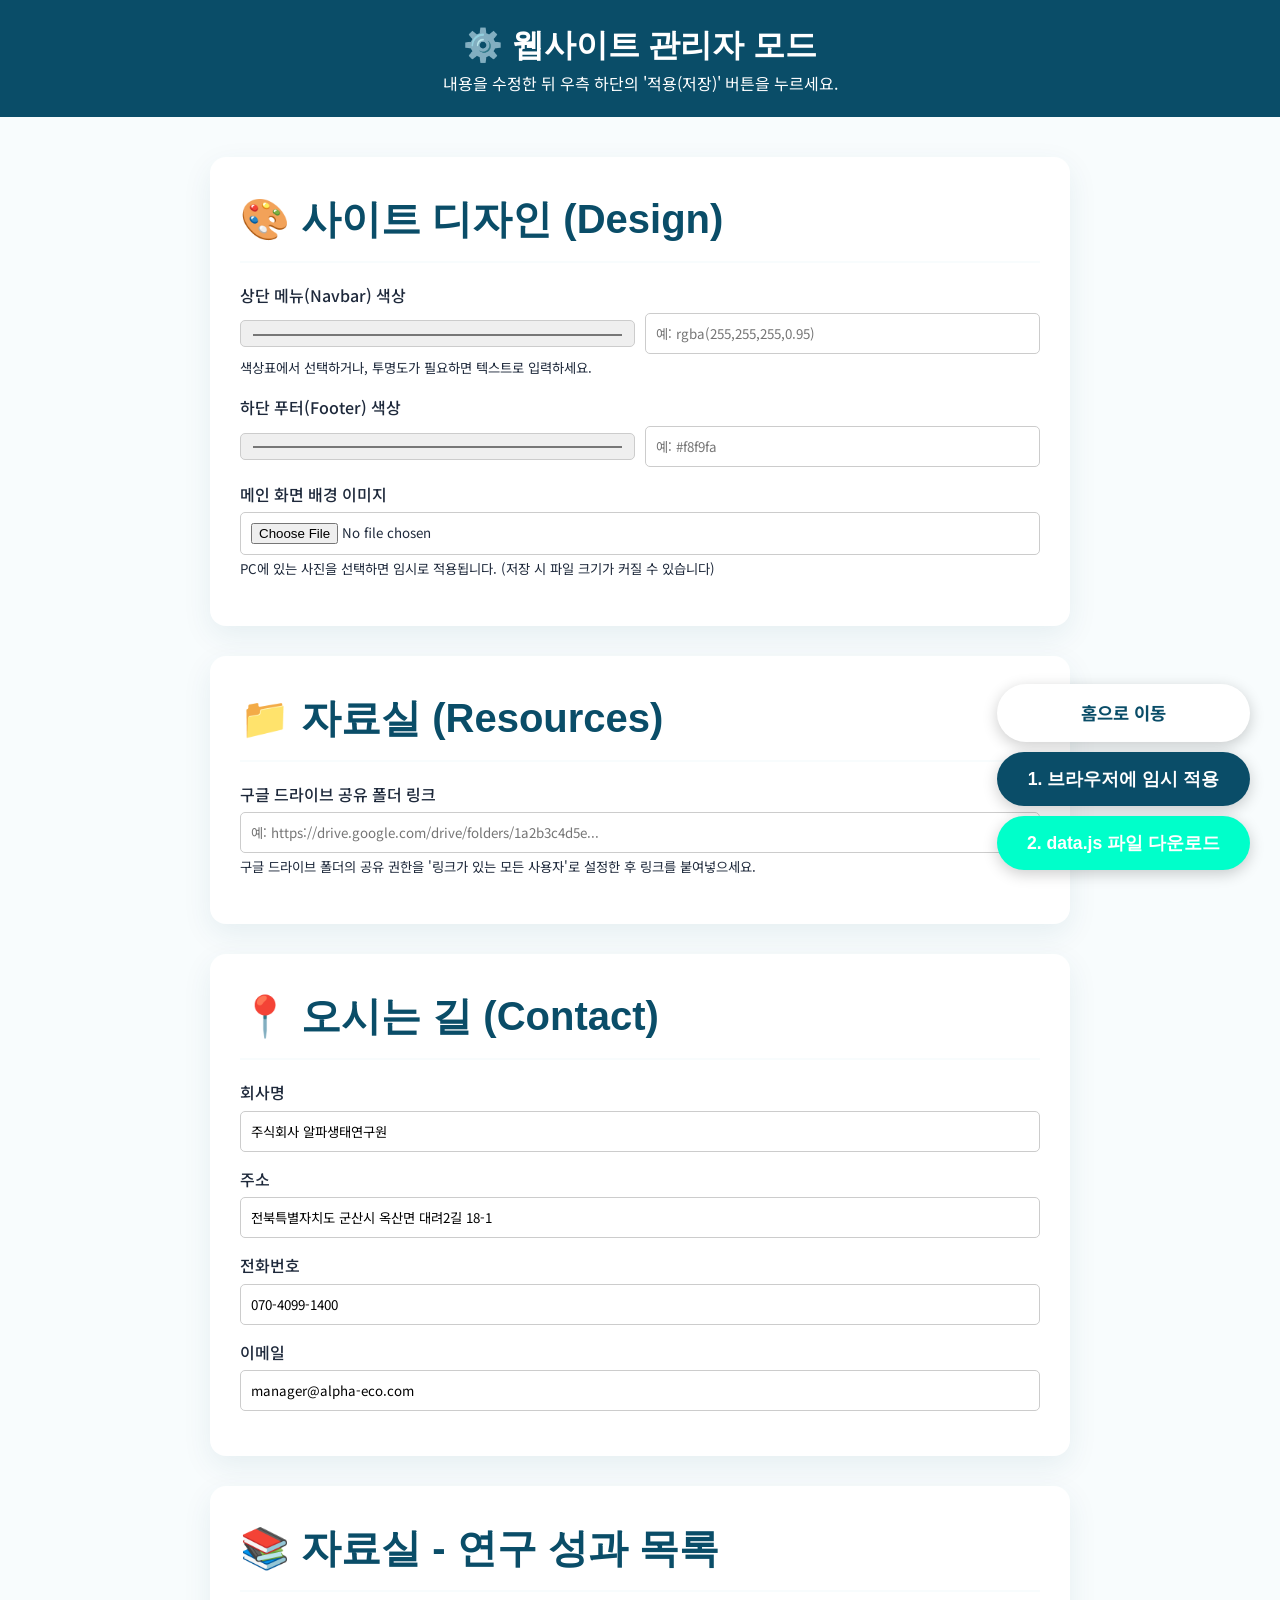
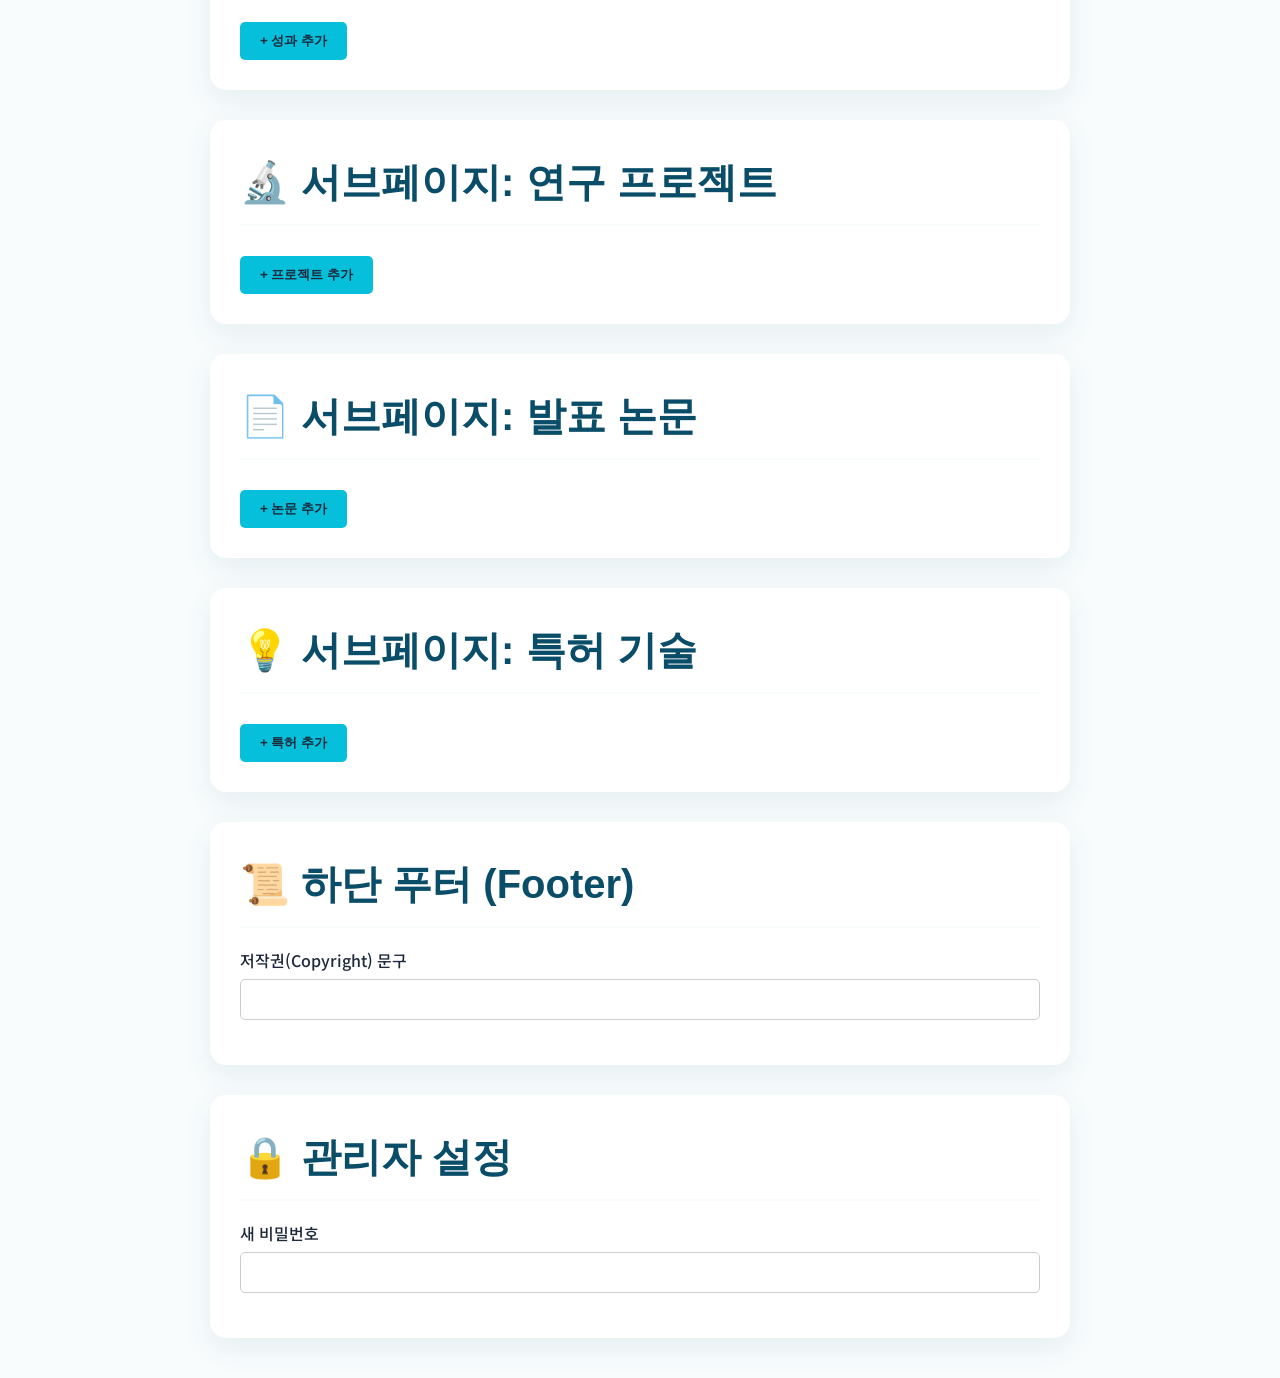
<file: admin.html>
<!DOCTYPE html>
<html lang="ko">
<head>
    <meta charset="UTF-8">
    <meta name="viewport" content="width=device-width, initial-scale=1.0">
    <title>알파생태연구원 - 관리자 모드</title>
    <!-- Google Fonts -->
    <link href="https://fonts.googleapis.com/css2?family=Noto+Sans+KR:wght@300;400;500;700;900&display=swap" rel="stylesheet">
    <link rel="stylesheet" href="css/style.css">
    <style>
        body { background: var(--color-bg); }
        .admin-header {
            background: var(--color-primary);
            color: white;
            padding: 20px 0;
            text-align: center;
        }
        .admin-container {
            max-width: 900px;
            margin: 40px auto;
            padding: 0 20px;
        }
        .admin-section {
            background: white;
            padding: 30px;
            border-radius: var(--border-radius);
            box-shadow: var(--shadow-soft);
            margin-bottom: 30px;
        }
        .admin-section h2 {
            margin-bottom: 20px;
            color: var(--color-primary);
            border-bottom: 2px solid var(--color-bg);
            padding-bottom: 10px;
        }
        .form-group {
            margin-bottom: 15px;
        }
        .form-group label {
            display: block;
            margin-bottom: 5px;
            font-weight: 500;
            color: var(--color-text);
        }
        .form-group input, .form-group textarea {
            width: 100%;
            padding: 10px;
            border: 1px solid #ccc;
            border-radius: 5px;
            font-family: inherit;
        }
        .form-row {
            display: flex;
            gap: 15px;
            margin-bottom: 10px;
            align-items: center;
            background: var(--color-bg);
            padding: 10px;
            border-radius: 5px;
        }
        .form-row input { flex: 1; }
        .btn {
            background: var(--color-primary);
            color: white;
            border: none;
            padding: 10px 20px;
            border-radius: 5px;
            cursor: pointer;
            font-weight: bold;
        }
        .btn:hover { background: var(--color-primary-light); }
        .btn-danger { background: #e74c3c; }
        .btn-danger:hover { background: #c0392b; }
        .btn-add { background: var(--color-secondary); color: var(--color-text); margin-top: 10px; }
        
        .floating-save {
            position: fixed;
            bottom: 30px;
            right: 30px;
            display: flex;
            flex-direction: column;
            gap: 10px;
        }
        .btn-large {
            padding: 15px 30px;
            font-size: 1.1rem;
            border-radius: 30px;
            box-shadow: 0 4px 15px rgba(0,0,0,0.2);
            text-align: center;
        }
        .btn-download { background: var(--color-accent); color: white; }
    </style>
</head>
<body>
    <div class="admin-header">
        <h1>⚙️ 웹사이트 관리자 모드</h1>
        <p>내용을 수정한 뒤 우측 하단의 '적용(저장)' 버튼을 누르세요.</p>
    </div>

    <div class="admin-container">
        
        <!-- 사이트 디자인 설정 -->
        <div class="admin-section">
            <h2>🎨 사이트 디자인 (Design)</h2>
            <div class="form-group">
                <label>상단 메뉴(Navbar) 색상</label>
                <div style="display: flex; gap: 10px; align-items: center;">
                    <input type="color" id="style-navbar-bg-color" value="#ffffff">
                    <input type="text" id="style-navbar-bg" placeholder="예: rgba(255,255,255,0.95)">
                </div>
                <small>색상표에서 선택하거나, 투명도가 필요하면 텍스트로 입력하세요.</small>
            </div>
            <div class="form-group">
                <label>하단 푸터(Footer) 색상</label>
                <div style="display: flex; gap: 10px; align-items: center;">
                    <input type="color" id="style-footer-bg-color" value="#f8f9fa">
                    <input type="text" id="style-footer-bg" placeholder="예: #f8f9fa">
                </div>
            </div>
            <div class="form-group">
                <label>메인 화면 배경 이미지</label>
                <input type="file" id="style-hero-file" accept="image/*">
                <small>PC에 있는 사진을 선택하면 임시로 적용됩니다. (저장 시 파일 크기가 커질 수 있습니다)</small>
                <input type="hidden" id="style-hero-image">
            </div>
        </div>

        <!-- 자료실 -->
        <div class="admin-section">
            <h2>📁 자료실 (Resources)</h2>
            <div class="form-group">
                <label>구글 드라이브 공유 폴더 링크</label>
                <input type="text" id="resources-drive-link" placeholder="예: https://drive.google.com/drive/folders/1a2b3c4d5e...">
                <small>구글 드라이브 폴더의 공유 권한을 '링크가 있는 모든 사용자'로 설정한 후 링크를 붙여넣으세요.</small>
            </div>
        </div>

        <!-- 오시는 길 -->
        <div class="admin-section">
            <h2>📍 오시는 길 (Contact)</h2>
            <div class="form-group">
                <label>회사명</label>
                <input type="text" id="contact-company">
            </div>
            <div class="form-group">
                <label>주소</label>
                <input type="text" id="contact-address">
            </div>
            <div class="form-group">
                <label>전화번호</label>
                <input type="text" id="contact-phone">
            </div>
            <div class="form-group">
                <label>이메일</label>
                <input type="text" id="contact-email">
            </div>
        </div>



        <!-- 자료실(연구 성과) 항목 편집 -->
        <div class="admin-section">
            <h2>📚 자료실 - 연구 성과 목록</h2>
            <div id="resources-list"></div>
            <button class="btn btn-add" onclick="addListItem('resources-list', 'resource')">+ 성과 추가</button>
        </div>

        <!-- 서브페이지: 연구 프로젝트 -->
        <div class="admin-section">
            <h2>🔬 서브페이지: 연구 프로젝트</h2>
            <div id="projects-list"></div>
            <button class="btn btn-add" onclick="addListItem('projects-list', 'subpage')">+ 프로젝트 추가</button>
        </div>

        <!-- 서브페이지: 발표 논문 -->
        <div class="admin-section">
            <h2>📄 서브페이지: 발표 논문</h2>
            <div id="papers-list"></div>
            <button class="btn btn-add" onclick="addListItem('papers-list', 'subpage')">+ 논문 추가</button>
        </div>

        <!-- 서브페이지: 특허 기술 -->
        <div class="admin-section">
            <h2>💡 서브페이지: 특허 기술</h2>
            <div id="patents-list"></div>
            <button class="btn btn-add" onclick="addListItem('patents-list', 'subpage')">+ 특허 추가</button>
        </div>
        
        <!-- 하단 푸터 -->
        <div class="admin-section">
            <h2>📜 하단 푸터 (Footer)</h2>
            <div class="form-group">
                <label>저작권(Copyright) 문구</label>
                <input type="text" id="footer-copyright">
            </div>
        </div>
        
        <!-- 비밀번호 변경 -->
        <div class="admin-section">
            <h2>🔒 관리자 설정</h2>
            <div class="form-group">
                <label>새 비밀번호</label>
                <input type="text" id="admin-password">
            </div>
        </div>

    </div>

    <div class="floating-save">
        <a href="index.html" class="btn btn-large" style="background: white; color: var(--color-primary);">홈으로 이동</a>
        <button class="btn btn-large" onclick="saveToLocalStorage()">1. 브라우저에 임시 적용</button>
        <button class="btn btn-large btn-download" onclick="downloadDataJs()">2. data.js 파일 다운로드</button>
    </div>

    <script src="js/data.js"></script>
    <script src="js/admin.js"></script>
</body>
</html>
</file>
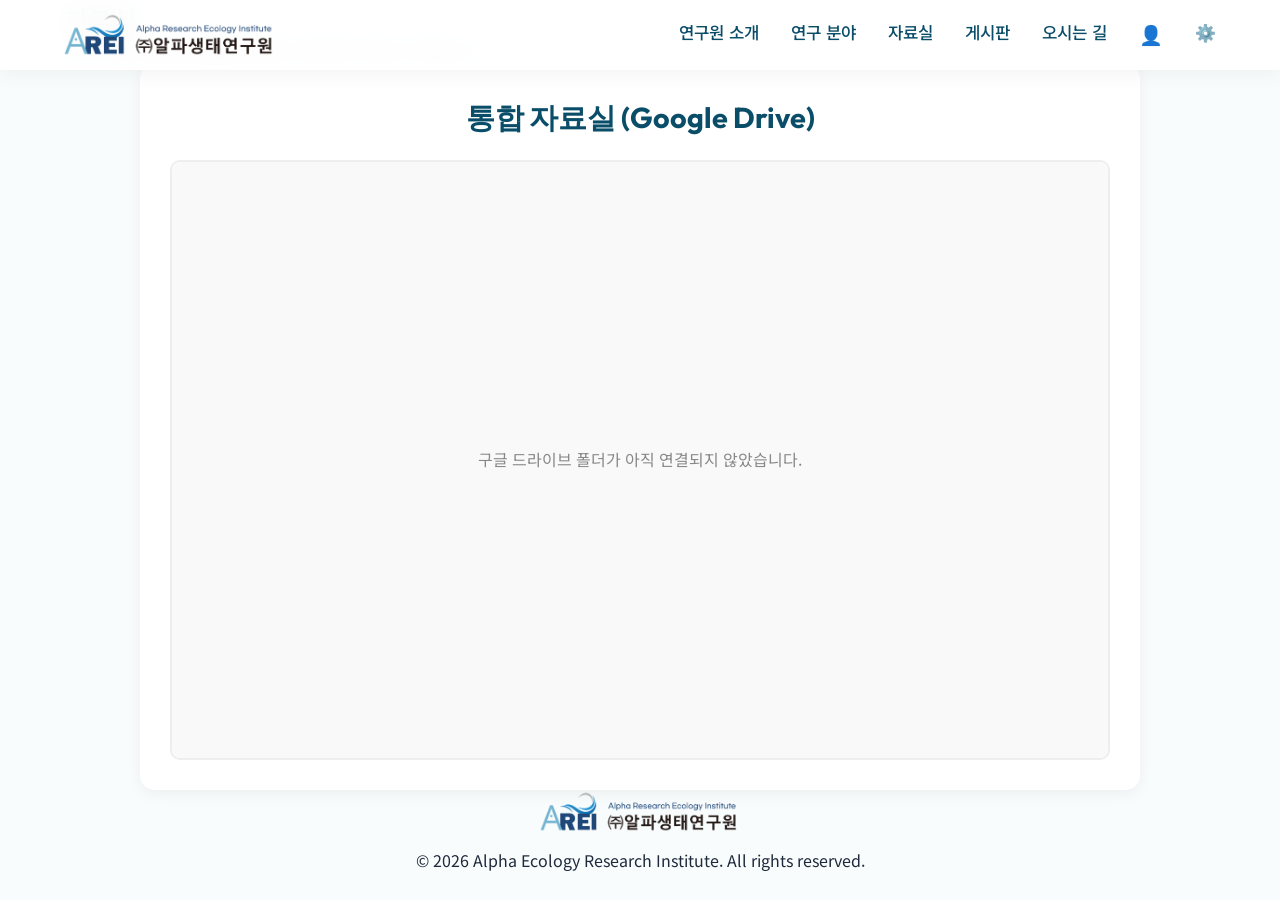
<file: resources.html>
<!DOCTYPE html>
<html lang="ko">
<head>
    <meta charset="UTF-8">
    <meta name="viewport" content="width=device-width, initial-scale=1.0">
    <title>자료실 - 알파생태연구원</title>
    <link rel="preconnect" href="https://fonts.googleapis.com">
    <link rel="preconnect" href="https://fonts.gstatic.com" crossorigin>
    <link href="https://fonts.googleapis.com/css2?family=Noto+Sans+KR:wght@300;400;500;700;900&family=Outfit:wght@400;700&display=swap" rel="stylesheet">
    <link rel="stylesheet" href="css/style.css">

    <style>
        .drive-container {
            max-width: 1000px;
            margin: 0 auto;
            background: rgba(255, 255, 255, 0.95);
            padding: 30px;
            border-radius: 15px;
            box-shadow: 0 4px 15px rgba(0,0,0,0.05);
            text-align: center;
        }

        .drive-iframe-wrapper {
            width: 100%;
            height: 600px;
            border: 2px solid #eee;
            border-radius: 10px;
            overflow: hidden;
            margin-top: 20px;
        }

        .instruction-box {
            background-color: #f8f9fa;
            border-left: 4px solid var(--color-primary);
            padding: 15px 20px;
            text-align: left;
            margin-bottom: 20px;
            border-radius: 4px;
        }
    </style>
</head>
<body>
    <!-- Navbar (Same as subpage) -->
    <header class="navbar scrolled" id="navbar">
        <div class="container nav-container">
            <a href="index.html" class="logo" id="logo-container">
                <img id="logo-img" src="" alt="알파생태연구원 로고" style="display: none;">
                <span id="logo-text">알파생태연구원</span>
            </a>
            <nav>
                <ul class="nav-links" id="nav-links">
                    <!-- JS will populate this -->
                </ul>
            </nav>
            <div class="hamburger">
                <span></span>
                <span></span>
                <span></span>
            </div>
        </div>
    </header>

    <section class="subpage-header">
        <div class="container fade-up visible">
            <h1 id="page-title">자료실</h1>
            <p id="page-desc">연구 성과 및 관련 자료를 확인하고 다운로드 하실 수 있습니다.</p>
        </div>
    </section>

    <section class="subpage-content">
        <div class="container">
            <!-- 구글 드라이브 자료실 -->
            <div class="drive-container fade-up visible">
                <h2 style="font-size: 1.8rem; margin-bottom: 20px; color: var(--color-primary);">통합 자료실 (Google Drive)</h2>
                
                <div class="drive-iframe-wrapper">
                    <!-- 구글 드라이브 폴더가 임베딩될 영역 -->
                    <iframe id="driveIframe" src="" width="100%" height="100%" frameborder="0" style="display:none;"></iframe>
                    <div id="drivePlaceholder" style="width: 100%; height: 100%; display: flex; align-items: center; justify-content: center; background-color: #f9f9f9; color: #888;">
                        구글 드라이브 폴더가 아직 연결되지 않았습니다.
                    </div>
                </div>

            </div>
        </div>
    </section>

    <footer class="footer">
        <div class="container text-center">
            <img id="footer-logo-img" src="" alt="알파생태연구원 로고" style="display: none; max-width: 200px; margin: 0 auto 15px auto;">
            <h3 id="footer-logo-text" style="margin-bottom: 15px;">알파생태연구원</h3>
            <p id="footer-copyright">© 2026 Alpha Ecology Research Institute.</p>
        </div>
    </footer>

    <!-- Data and App JS (for Nav/Footer/Colors) -->
    <script src="js/data.js"></script>
    <script src="js/app.js"></script>
    
    <script>
        // Apply logo/colors on load
        if (siteData.header.logoImage && siteData.header.logoImage !== "") {
            const logoImg = document.getElementById('logo-img');
            logoImg.src = siteData.header.logoImage;
            logoImg.style.display = 'block';
            document.getElementById('logo-text').style.display = 'none';

            const footerLogoImg = document.getElementById('footer-logo-img');
            footerLogoImg.src = siteData.header.logoImage;
            footerLogoImg.style.display = 'block';
            document.getElementById('footer-logo-text').style.display = 'none';
        } else {
            document.getElementById('logo-text').textContent = siteData.header.logoText;
            document.getElementById('footer-logo-text').textContent = siteData.header.logoText;
        }
        document.getElementById('footer-copyright').textContent = siteData.footer.copyright;
        
        // Hamburger
        document.querySelector('.hamburger').addEventListener('click', () => {
            document.getElementById('nav-links').classList.toggle('active');
        });

        // Google Drive Iframe 로직
        function loadDriveIframe() {
            // data.js에 저장된 폴더 ID 가져오기
            const folderId = siteData.resources.driveFolderId;
            const iframe = document.getElementById('driveIframe');
            const placeholder = document.getElementById('drivePlaceholder');

            if (folderId && folderId.trim() !== "") {
                iframe.src = `https://drive.google.com/embeddedfolderview?id=${folderId}#list`;
                iframe.style.display = 'block';
                placeholder.style.display = 'none';
                document.getElementById('admin-instruction').style.display = 'none'; // 숨김
            } else {
                iframe.style.display = 'none';
                placeholder.style.display = 'flex';
            }
        }

        // 페이지 로드 시 실행
        window.addEventListener('DOMContentLoaded', () => {
            loadDriveIframe();
        });
    </script>
</body>
</html>
</file>
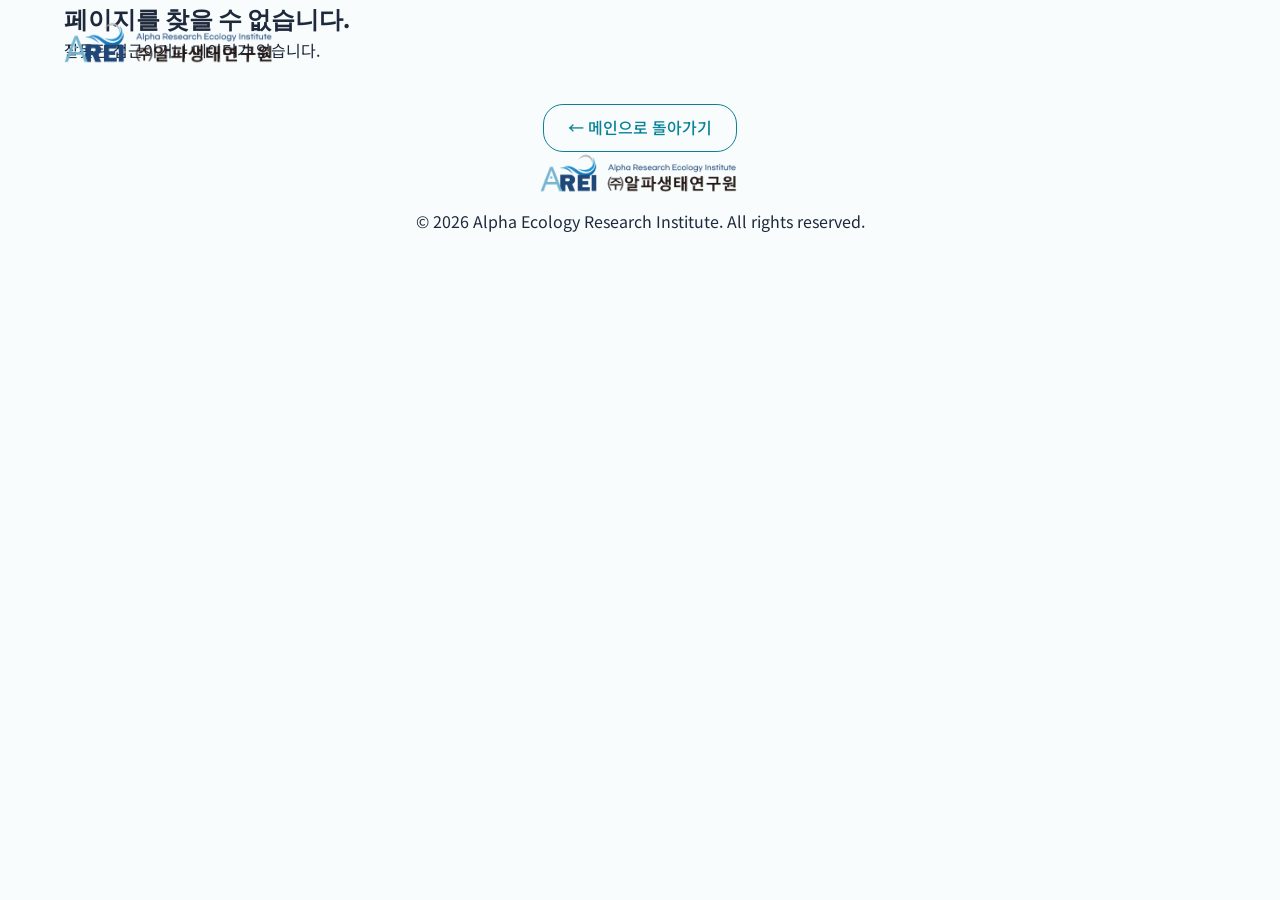
<file: subpage.html>
<!DOCTYPE html>
<html lang="ko">
<head>
    <meta charset="UTF-8">
    <meta name="viewport" content="width=device-width, initial-scale=1.0">
    <title>알파생태연구원 - 상세 페이지</title>
    <!-- Google Fonts -->
    <link rel="preconnect" href="https://fonts.googleapis.com">
    <link rel="preconnect" href="https://fonts.gstatic.com" crossorigin>
    <link href="https://fonts.googleapis.com/css2?family=Noto+Sans+KR:wght@300;400;500;700;900&family=Outfit:wght@400;700&display=swap" rel="stylesheet">
    <!-- Custom CSS -->
    <link rel="stylesheet" href="css/style.css">
    <style>
        /* Subpage Specific Styles */
        .list-container {
            display: flex;
            flex-direction: column;
            gap: 20px;
            max-width: 900px;
            margin: 0 auto;
        }
        
        .list-item {
            background: var(--color-surface);
            padding: 32px;
            border-radius: var(--border-radius);
            box-shadow: var(--shadow-soft);
            border-left: 4px solid var(--color-secondary);
            transition: var(--transition);
        }
        
        .list-item:hover {
            transform: translateX(10px);
            border-left-color: var(--color-accent);
        }
        
        .list-item h3 {
            font-size: 1.3rem;
            color: var(--color-primary);
            margin-bottom: 12px;
        }
        
        .list-item p {
            color: var(--color-text-muted);
            font-size: 1rem;
        }
        
        .back-btn {
            display: inline-block;
            margin-top: 40px;
            padding: 10px 24px;
            border-radius: 20px;
            border: 1px solid var(--color-primary-light);
            color: var(--color-primary-light);
            font-weight: 500;
        }
        .back-btn:hover {
            background: var(--color-primary-light);
            color: var(--color-white);
        }
        
        @media (max-width: 768px) {
            .subpage-header { padding: 120px 0 40px 0; }
            .subpage-header h1 { font-size: 2.2rem; }
            .list-item { padding: 24px; }
        }
    </style>
</head>
<body>
    <!-- Navbar (Same as index.html) -->
    <header class="navbar" id="navbar">
        <div class="container nav-container">
            <a href="index.html" class="logo" id="logo-container">
                <img id="logo-img" src="" alt="알파생태연구원 로고" style="display: none;">
                <span id="logo-text">알파생태연구원</span>
            </a>
            <nav>
                <ul class="nav-links" id="nav-links">
                    <!-- JS will populate this -->
                </ul>
            </nav>
            <div class="hamburger">
                <span></span>
                <span></span>
                <span></span>
            </div>
        </div>
    </header>

    <!-- Subpage Header -->
    <section class="subpage-header">
        <div class="container fade-up visible">
            <h1 id="page-title">불러오는 중...</h1>
            <p id="page-desc"></p>
        </div>
    </section>

    <!-- Subpage Content -->
    <section class="subpage-content">
        <div class="container">
            <div class="list-container" id="list-container">
                <!-- JS will populate list items here -->
            </div>
            
            <div class="text-center fade-up visible">
                <a href="index.html" class="back-btn">← 메인으로 돌아가기</a>
            </div>
        </div>
    </section>

    <!-- Footer -->
    <footer class="footer">
        <div class="container text-center">
            <img id="footer-logo-img" src="" alt="알파생태연구원 로고" style="display: none; max-width: 200px; margin: 0 auto 15px auto;">
            <h2 class="footer-logo" id="footer-logo-text">알파생태연구원</h2>
            <p id="footer-copyright">© 2026 Alpha Ecology Research Institute.</p>
        </div>
    </footer>

    <!-- Scripts -->
    <script src="js/data.js"></script>
    <script src="js/subpage.js"></script>
    <script>
        function openAdmin(e) {
            e.preventDefault();
            const pwd = prompt("관리자 비밀번호를 입력하세요:");
            if (pwd === siteData.admin.password) {
                window.location.href = 'admin.html';
            } else if (pwd !== null) {
                alert("비밀번호가 틀렸습니다.");
            }
        }
    </script>
</body>
</html>
</file>
<file: css/style.css>
:root {
    /* Color Palette */
    --color-primary: #0a4d68; /* Deep Aquatic Blue */
    --color-primary-light: #088395;
    --color-secondary: #05bfdb;
    --color-accent: #00ffca; /* Eco Green Accent */
    
    --color-bg: #f8fcfd;
    --color-bg-alt: #eef8fa;
    --color-surface: #ffffff;
    
    --color-text-main: #1e293b;
    --color-text-muted: #64748b;
    --color-white: #ffffff;
    
    /* Typography */
    --font-heading: 'Outfit', sans-serif;
    --font-body: 'Noto Sans KR', sans-serif;
    
    /* Spacing & Layout */
    --transition: all 0.3s cubic-bezier(0.25, 0.8, 0.25, 1);
    --color-border: #e0e6ed;
    
    --glass-bg: rgba(255, 255, 255, 0.95);
    --glass-border: rgba(255, 255, 255, 0.2);
    --glass-shadow: 0 8px 32px rgba(0, 0, 0, 0.05);
    --border-radius: 16px;
    --shadow-soft: 0 10px 30px rgba(10, 77, 104, 0.08);
}

/* Dark Mode Preferences */
@media (prefers-color-scheme: dark) {
    :root {
        --color-bg: #03151f;
        --color-bg-alt: #051f2e;
        --color-surface: #0a2b3d;
        --color-text-main: #f1f5f9;
        --color-text-muted: #94a3b8;
        --glass-bg: rgba(10, 43, 61, 0.95);
        --glass-border: rgba(255, 255, 255, 0.1);
        --shadow-soft: 0 10px 30px rgba(0, 0, 0, 0.3);
    }
}

* {
    margin: 0;
    padding: 0;
    box-sizing: border-box;
}

html {
    scroll-behavior: smooth;
}

body {
    font-family: var(--font-body);
    color: var(--color-text-main);
    background-color: var(--color-bg);
    line-height: 1.6;
    overflow-x: hidden;
}

h1, h2, h3, h4, .logo, .sub-heading {
    font-family: var(--font-heading);
}

a {
    text-decoration: none;
    color: inherit;
    transition: var(--transition);
}

ul {
    list-style: none;
}

.container {
    max-width: 1200px;
    margin: 0 auto;
    padding: 0 24px;
}

.section-padding {
    padding: 100px 0;
}

.text-center {
    text-align: center;
}

.mt-2 {
    margin-top: 16px;
}

.text-muted {
    color: var(--color-text-muted);
}

/* Typography elements */
.sub-heading {
    display: block;
    color: var(--color-secondary);
    font-weight: 700;
    font-size: 1.1rem;
    letter-spacing: 2px;
    text-transform: uppercase;
    margin-bottom: 12px;
}

h2 {
    font-size: 2.5rem;
    font-weight: 700;
    margin-bottom: 40px;
    color: var(--color-primary);
}

@media (prefers-color-scheme: dark) {
    h2 {
        color: var(--color-secondary);
    }
}

/* Buttons */
.btn {
    display: inline-block;
    padding: 14px 32px;
    border-radius: 30px;
    font-weight: 700;
    cursor: pointer;
    text-align: center;
}

.primary-btn {
    background: linear-gradient(135deg, var(--color-secondary), var(--color-primary-light));
    color: var(--color-white);
    box-shadow: 0 8px 20px rgba(5, 191, 219, 0.3);
}

.primary-btn:hover {
    transform: translateY(-3px);
    box-shadow: 0 12px 25px rgba(5, 191, 219, 0.4);
}

.outline-btn {
    border: 2px solid rgba(255, 255, 255, 0.5);
    color: var(--color-white);
    background: transparent;
}

.outline-btn:hover {
    background: rgba(255, 255, 255, 0.1);
    border-color: var(--color-white);
    transform: translateY(-3px);
}

/* Navbar */
.navbar {
    position: fixed;
    top: 0;
    left: 0;
    width: 100%;
    z-index: 1000;
    padding: 20px 0; /* 조금 넉넉하게 탑에서 시작 */
    transition: var(--transition);
    background: transparent;
    border-bottom: 1px solid rgba(255, 255, 255, 0.1);
}

.navbar.scrolled {
    padding: 12px 0;
    background: var(--glass-bg);
    backdrop-filter: blur(12px);
    -webkit-backdrop-filter: blur(12px);
    border-bottom: 1px solid var(--glass-border);
    box-shadow: 0 4px 20px rgba(0,0,0,0.05);
}

.nav-container {
    display: flex;
    justify-content: space-between;
    align-items: center;
}

.logo {
    font-size: 1.5rem;
    font-weight: 900;
    color: var(--color-white); /* 기본 탑에서는 흰색 */
    text-shadow: 0 2px 4px rgba(0,0,0,0.3);
    display: flex;
    align-items: center;
}

.navbar.scrolled .logo {
    color: var(--color-primary); /* 스크롤 시 짙은 파란색 */
    text-shadow: none;
}

#logo-img {
    max-height: 45px;
    width: auto;
    /* 만약 이미지 로고가 어두운 색이면, 상단에서 흰색으로 반전시키는 필터 사용 가능 */
}

@media (prefers-color-scheme: dark) {
    .navbar.scrolled .logo, .navbar:not(.scrolled) .logo { color: var(--color-white); text-shadow: none; }
}

.nav-links {
    display: flex;
    gap: 32px;
}

.nav-links li a {
    color: var(--color-white); /* 기본 탑에서는 흰색 */
    font-weight: 500;
    font-size: 1.05rem;
    position: relative;
    text-shadow: 0 1px 3px rgba(0,0,0,0.5); /* 가독성 향상 */
}

.navbar.scrolled .nav-links li a {
    color: var(--color-primary); /* 스크롤 시 짙은 파란색 */
    text-shadow: none;
}

@media (prefers-color-scheme: dark) {
    .navbar.scrolled .nav-links li a, .navbar:not(.scrolled) .nav-links li a { color: var(--color-white); text-shadow: none; }
}

.nav-links li a::after {
    content: '';
    position: absolute;
    bottom: -4px;
    left: 0;
    width: 0%;
    height: 2px;
    background: var(--color-accent);
    transition: var(--transition);
}

.nav-links li a:hover::after {
    width: 100%;
}

.hamburger {
    display: none;
    flex-direction: column;
    gap: 6px;
    cursor: pointer;
}

.hamburger span {
    width: 30px;
    height: 3px;
    background: var(--color-white);
    transition: var(--transition);
}

.navbar.scrolled .hamburger span {
    background: var(--color-primary);
}

@media (prefers-color-scheme: dark) {
    .navbar.scrolled .hamburger span, .navbar:not(.scrolled) .hamburger span { background: var(--color-white); }
}

/* Layout Overrides */
.sub-heading-line {
    display: inline-block;
    color: var(--color-primary);
    font-weight: 700;
    font-size: 1.5rem;
    position: relative;
    padding-bottom: 8px;
}
.sub-heading-line::after {
    content: '';
    position: absolute;
    bottom: 0; left: 0; width: 40px; height: 3px;
    background: var(--color-accent);
}
.mx-auto {
    margin-left: auto;
    margin-right: auto;
}
.mx-auto::after {
    left: 50%; transform: translateX(-50%);
}

/* Hero Section */
.hero {
    height: 100vh;
    min-height: 600px;
    background: url('../assets/hero_bg.jpg') no-repeat center center/cover;
    position: relative;
    display: flex;
    align-items: center;
}
.hero-overlay {
    position: absolute;
    top: 0; left: 0; width: 100%; height: 100%;
    background: rgba(0, 0, 0, 0.4);
}
.hero-layout {
    position: relative;
    z-index: 10;
    width: 100%;
}
.hero-content {
    max-width: 600px;
    color: var(--color-white);
}
.hero h1 {
    font-size: 4rem;
    line-height: 1.2;
    margin-bottom: 24px;
    font-weight: 700;
}
.hero p {
    font-size: 1.2rem;
    margin-bottom: 40px;
}
.scroll-indicator {
    position: absolute;
    bottom: 40px;
    left: 50%;
    transform: translateX(-50%);
    z-index: 10;
    animation: bounce 2s infinite;
}
.icon-down-arrow {
    display: inline-block;
    width: 24px;
    height: 24px;
    border-right: 2px solid white;
    border-bottom: 2px solid white;
    transform: rotate(45deg);
}
@keyframes bounce {
    0%, 20%, 50%, 80%, 100% { transform: translateY(0) rotate(45deg); }
    40% { transform: translateY(-10px) rotate(45deg); }
    60% { transform: translateY(-5px) rotate(45deg); }
}

/* About Section */
.about-layout {
    display: flex;
    justify-content: space-between;
    align-items: center;
    gap: 40px;
}
.about-text {
    flex: 1;
}
.about-text p {
    margin-top: 24px;
    font-size: 1.1rem;
    color: var(--color-text-main);
    line-height: 1.8;
}
.about-stats {
    flex: 1;
    display: grid;
    grid-template-columns: 1fr 1fr;
    gap: 20px;
}
.stat-card {
    background: var(--color-surface);
    border-radius: 12px;
    padding: 24px;
    box-shadow: var(--shadow-soft);
    display: flex;
    flex-direction: column;
    align-items: center;
    justify-content: center;
}
.stat-icon {
    font-size: 2rem;
    margin-bottom: 12px;
}
.stat-num {
    font-size: 2.5rem;
    font-weight: 700;
    color: var(--color-primary);
}
.stat-label {
    font-size: 1rem;
    color: var(--color-text-muted);
}

/* Research Section */
.research-grid {
    display: grid;
    grid-template-columns: repeat(auto-fit, minmax(250px, 1fr));
    gap: 24px;
}
.research-card {
    background: var(--color-surface);
    border-radius: 12px;
    overflow: hidden;
    box-shadow: var(--shadow-soft);
    text-align: left;
}
.research-image {
    height: 180px;
    background-size: cover;
    background-position: center;
}
.research-card h3 {
    margin: 20px 20px 10px 20px;
    font-size: 1.2rem;
}
.research-card p {
    margin: 0 20px 20px 20px;
    color: var(--color-text-muted);
    font-size: 0.95rem;
}
.research-icon {
    display: none; /* using images instead */
}

/* Projects Section */
.projects-layout {
    display: grid;
    grid-template-columns: 1fr 1fr;
    gap: 24px;
    grid-template-areas: 
        "main map"
        "related related";
}
.projects-main {
    grid-area: main;
    background: var(--color-surface);
    padding: 32px;
    border-radius: 12px;
    box-shadow: var(--shadow-soft);
    text-align: left;
}
.projects-main h3 {
    font-size: 1.4rem;
    margin-bottom: 20px;
    color: var(--color-primary);
}
.projects-meta {
    margin-bottom: 24px;
    font-size: 1rem;
}
.meta-label {
    font-weight: 700;
    display: inline-block;
    width: 80px;
}
.progress-header {
    display: flex;
    justify-content: space-between;
    margin-bottom: 8px;
    font-weight: 700;
}
.progress-bar-bg {
    width: 100%;
    height: 8px;
    background: #e2e8f0;
    border-radius: 4px;
    margin-bottom: 24px;
}
.progress-bar-fill {
    height: 100%;
    background: var(--color-primary);
    border-radius: 4px;
}
.projects-tasks ul {
    margin-top: 12px;
}
.projects-tasks li {
    margin-bottom: 8px;
    color: var(--color-text-muted);
}
.projects-map {
    grid-area: map;
    border-radius: 12px;
    overflow: hidden;
    box-shadow: var(--shadow-soft);
}
.map-image {
    width: 100%;
    height: 100%;
    object-fit: cover;
}
.projects-related {
    grid-area: related;
    text-align: left;
    margin-top: 24px;
}
.related-list {
    display: flex;
    gap: 24px;
    margin-top: 16px;
}
.related-card {
    flex: 1;
    height: 120px;
    border-radius: 12px;
    background-size: cover;
    background-position: center;
    position: relative;
    color: white;
    padding: 16px;
    display: flex;
    align-items: flex-end;
}
.related-content h5 {
    font-size: 1.1rem;
}
.related-content span {
    font-size: 0.85rem;
    opacity: 0.8;
}

/* Research Process Section */
.process-layout {
    display: flex;
    align-items: center;
    justify-content: space-between;
}
.process-step {
    text-align: center;
    flex: 1;
}
.process-icon-circle {
    width: 80px;
    height: 80px;
    background: var(--color-white);
    border-radius: 50%;
    display: flex;
    align-items: center;
    justify-content: center;
    margin: 0 auto 16px auto;
    box-shadow: var(--shadow-soft);
    font-size: 2rem;
}
.process-id {
    font-size: 0.8rem;
    color: var(--color-accent);
    font-weight: 700;
    margin-bottom: 8px;
}
.process-arrow {
    color: var(--color-text-muted);
    font-size: 2rem;
    opacity: 0.5;
}

/* Outcomes Section */
.outcomes-filters {
    display: flex;
    justify-content: center;
    gap: 12px;
}
.filter-btn {
    padding: 8px 20px;
    border: 1px solid var(--color-border);
    border-radius: 20px;
    background: transparent;
    cursor: pointer;
    font-weight: 500;
    transition: var(--transition);
}
.filter-btn.active, .filter-btn:hover {
    background: var(--color-primary);
    color: white;
    border-color: var(--color-primary);
}
.outcomes-layout {
    display: grid;
    grid-template-columns: 2fr 1fr;
    gap: 40px;
}
.achievements-grid {
    display: grid;
    grid-template-columns: 1fr 1fr;
    gap: 20px;
    margin-top: 16px;
}
.achievement-card {
    background: var(--color-surface);
    border-radius: 12px;
    overflow: hidden;
    box-shadow: var(--shadow-soft);
}
.achievement-image {
    height: 160px;
    background-size: cover;
    background-position: center;
}
.achievement-content {
    padding: 16px;
}
.achievement-tag {
    display: inline-block;
    padding: 4px 8px;
    background: var(--color-bg-alt);
    color: var(--color-primary);
    font-size: 0.8rem;
    border-radius: 4px;
    margin-bottom: 8px;
}
.achievement-date {
    font-size: 0.85rem;
    color: var(--color-text-muted);
}
.reports-grid {
    display: flex;
    flex-direction: column;
    gap: 16px;
    margin-top: 16px;
}
.report-card {
    display: flex;
    gap: 16px;
    background: var(--color-surface);
    padding: 16px;
    border-radius: 12px;
    box-shadow: var(--shadow-soft);
    align-items: center;
}
.report-cover {
    width: 60px;
    height: 80px;
    background-size: cover;
    background-position: center;
    border-radius: 4px;
}
.report-meta {
    margin-top: 8px;
    font-size: 0.85rem;
    color: var(--color-text-muted);
    display: flex;
    gap: 8px;
}

/* Gallery & News */
.gallery-news-layout {
    display: grid;
    grid-template-columns: 1fr 1fr;
    gap: 40px;
}
.gallery-image-wrapper img {
    width: 100%;
    border-radius: 12px;
    box-shadow: var(--shadow-soft);
}
.news-list {
    display: flex;
    flex-direction: column;
    gap: 20px;
}
.news-item {
    display: flex;
    gap: 20px;
    background: var(--color-surface);
    padding: 16px;
    border-radius: 12px;
    box-shadow: var(--shadow-soft);
}
.news-thumb {
    width: 100px;
    height: 100px;
    border-radius: 8px;
    background-size: cover;
    background-position: center;
    flex-shrink: 0;
}
.news-date {
    display: block;
    margin-top: 8px;
    font-size: 0.85rem;
    color: var(--color-text-muted);
}

/* Contact Footer */
.contact-footer {
    background: var(--color-primary);
    color: white;
    padding-top: 80px;
}
.footer-layout {
    display: grid;
    grid-template-columns: 1fr 1fr;
    gap: 60px;
    margin-bottom: 60px;
}
.footer-contact-details li {
    margin-bottom: 16px;
    display: flex;
    gap: 12px;
}
.footer-form {
    background: white;
    color: var(--color-text-main);
    padding: 32px;
    border-radius: 12px;
}
.form-group {
    margin-bottom: 16px;
}
.form-group label {
    display: block;
    margin-bottom: 8px;
    font-weight: 500;
}
.form-group input, .form-group textarea {
    width: 100%;
    padding: 12px;
    border: 1px solid var(--color-border);
    border-radius: 6px;
    font-family: inherit;
}
.footer-bottom {
    border-top: 1px solid rgba(255,255,255,0.1);
    padding: 24px 0;
}
.footer-bottom-flex {
    display: flex;
    justify-content: space-between;
    align-items: center;
}

/* Animations */
.fade-up {
    opacity: 0;
    transform: translateY(30px);
    transition: opacity 0.8s ease-out, transform 0.8s ease-out;
}

.fade-up.visible {
    opacity: 1;
    transform: translateY(0);
}

.delay-1 { transition-delay: 0.1s; }
.delay-2 { transition-delay: 0.2s; }
.delay-3 { transition-delay: 0.3s; }


/* Responsive */
@media (max-width: 992px) {
    .hero h1 { font-size: 3rem; }
    .about-layout { flex-direction: column; }
    .projects-layout {
        grid-template-areas: 
            "main"
            "map"
            "related";
        grid-template-columns: 1fr;
    }
    .projects-related .related-list { flex-direction: column; }
    .outcomes-layout { grid-template-columns: 1fr; }
    .gallery-news-layout { grid-template-columns: 1fr; }
    .footer-layout { grid-template-columns: 1fr; gap: 40px; }
}

@media (max-width: 768px) {
    .navbar { padding: 16px 0; background: var(--glass-bg); backdrop-filter: blur(12px); -webkit-backdrop-filter: blur(12px); }
    .nav-links {
        position: absolute;
        top: 100%;
        left: 0;
        width: 100%;
        background: var(--color-surface);
        flex-direction: column;
        gap: 0;
        clip-path: circle(0% at 100% 0);
        transition: clip-path 0.5s ease-out;
    }
    
    .nav-links.active {
        clip-path: circle(150% at 100% 0);
    }
    
    .nav-links li {
        width: 100%;
        text-align: center;
    }
    
    .nav-links li a {
        display: block;
        padding: 20px;
        color: var(--color-text-main);
        border-bottom: 1px solid var(--color-bg-alt);
    }
    
    .hamburger { display: flex; }
    .navbar:not(.scrolled) .logo { color: var(--color-primary); }
    @media (prefers-color-scheme: dark) { .navbar:not(.scrolled) .logo { color: var(--color-white); } }
    
    .hero h1 { font-size: 2.5rem; }
    .hero p { font-size: 1.05rem; margin-bottom: 24px; }
    
    .process-layout { flex-direction: column; gap: 24px; }
    .process-arrow { display: none; }
    
    .achievements-grid { grid-template-columns: 1fr; }
    .footer-bottom-flex { flex-direction: column; gap: 16px; text-align: center; }
}

@media (max-width: 480px) {
    .hero h1 { font-size: 2rem; }
    .about-stats { grid-template-columns: 1fr; }
    .outcomes-filters { flex-wrap: wrap; }
}
</file>
